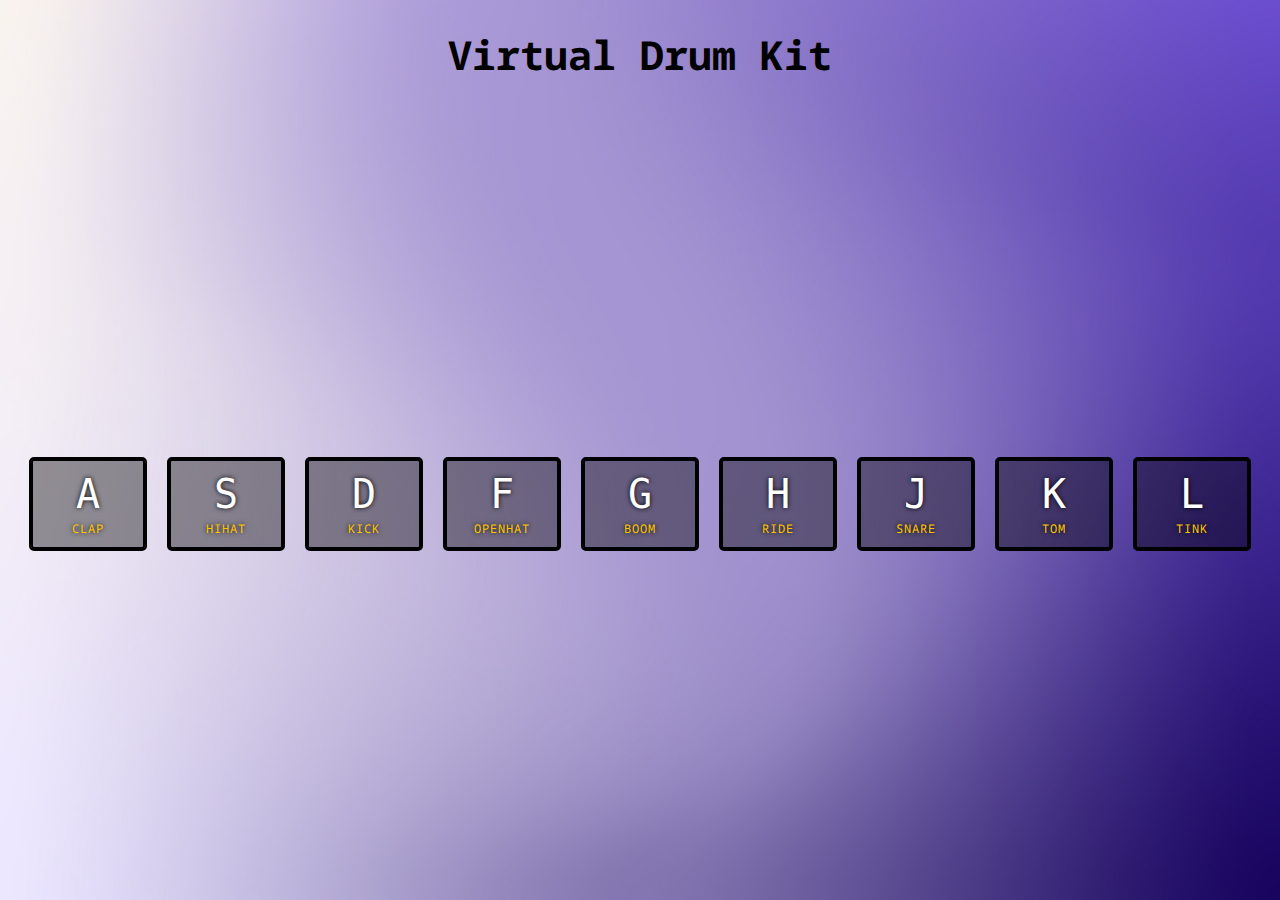
<file: 01 - JavaScript Drum Kit/index.html>
<!DOCTYPE html>
<html lang="en">
  <head>
    <meta charset="UTF-8" />
    <title>JS Drum Kit</title>
    <link rel="stylesheet" href="style.css" />
    <link rel="shortcut icon" href="#" type="image/x-icon" />
  </head>
  <body>
    <h1>Virtual Drum Kit</h1>
    <div class="keys">
      <div data-key="a" class="key">
        <kbd>A</kbd>
        <span class="sound">clap</span>
      </div>
      <div data-key="s" class="key">
        <kbd>S</kbd>
        <span class="sound">hihat</span>
      </div>
      <div data-key="d" class="key">
        <kbd>D</kbd>
        <span class="sound">kick</span>
      </div>
      <div data-key="f" class="key">
        <kbd>F</kbd>
        <span class="sound">openhat</span>
      </div>
      <div data-key="g" class="key">
        <kbd>G</kbd>
        <span class="sound">boom</span>
      </div>
      <div data-key="h" class="key">
        <kbd>H</kbd>
        <span class="sound">ride</span>
      </div>
      <div data-key="j" class="key">
        <kbd>J</kbd>
        <span class="sound">snare</span>
      </div>
      <div data-key="k" class="key">
        <kbd>K</kbd>
        <span class="sound">tom</span>
      </div>
      <div data-key="l" class="key">
        <kbd>L</kbd>
        <span class="sound">tink</span>
      </div>
    </div>

    <audio data-key="a" src="sounds/clap.wav"></audio>
    <audio data-key="s" src="sounds/hihat.wav"></audio>
    <audio data-key="d" src="sounds/kick.wav"></audio>
    <audio data-key="f" src="sounds/openhat.wav"></audio>
    <audio data-key="g" src="sounds/boom.wav"></audio>
    <audio data-key="h" src="sounds/ride.wav"></audio>
    <audio data-key="j" src="sounds/snare.wav"></audio>
    <audio data-key="k" src="sounds/tom.wav"></audio>
    <audio data-key="l" src="sounds/tink.wav"></audio>

    <script src="./app.js"></script>
  </body>
</html>
</file>
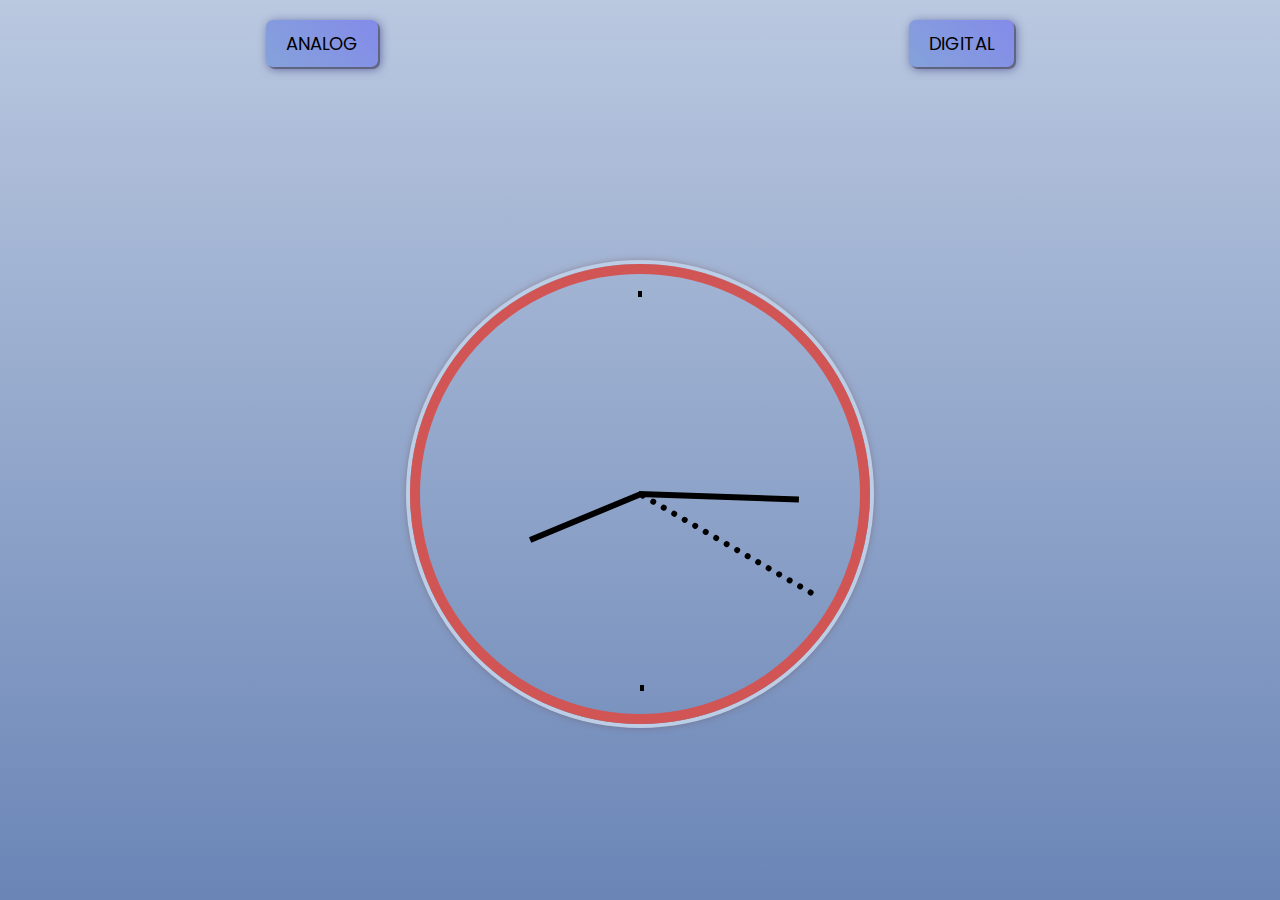
<file: 02 - JS and CSS Clock/index.html>
<!DOCTYPE html>
<html lang="en">
  <head>
    <meta charset="UTF-8" />
    <title>JS + CSS Clock</title>
    <link rel="stylesheet" href="./style.css" />
  </head>
  <body>
    <section class="options">
      <button class="select-analog click">Analog</button>
      <button class="select-digital">Digital</button>
    </section>
      

    <section class="analog">
      <div class="clock">
        <div class="clock-face">
          <div class="point-12"></div>
          <div class="hand hour-hand"></div>
          <div class="hand min-hand"></div>
          <div class="hand second-hand"></div>
          <div class="point-6"></div>
        </div>
      </div>
    </section>

    <section class="digital">
      <!-- implement digital clock here -->
    </section>

    <script src="./app.js"></script>
  </body>
</html>
</file>
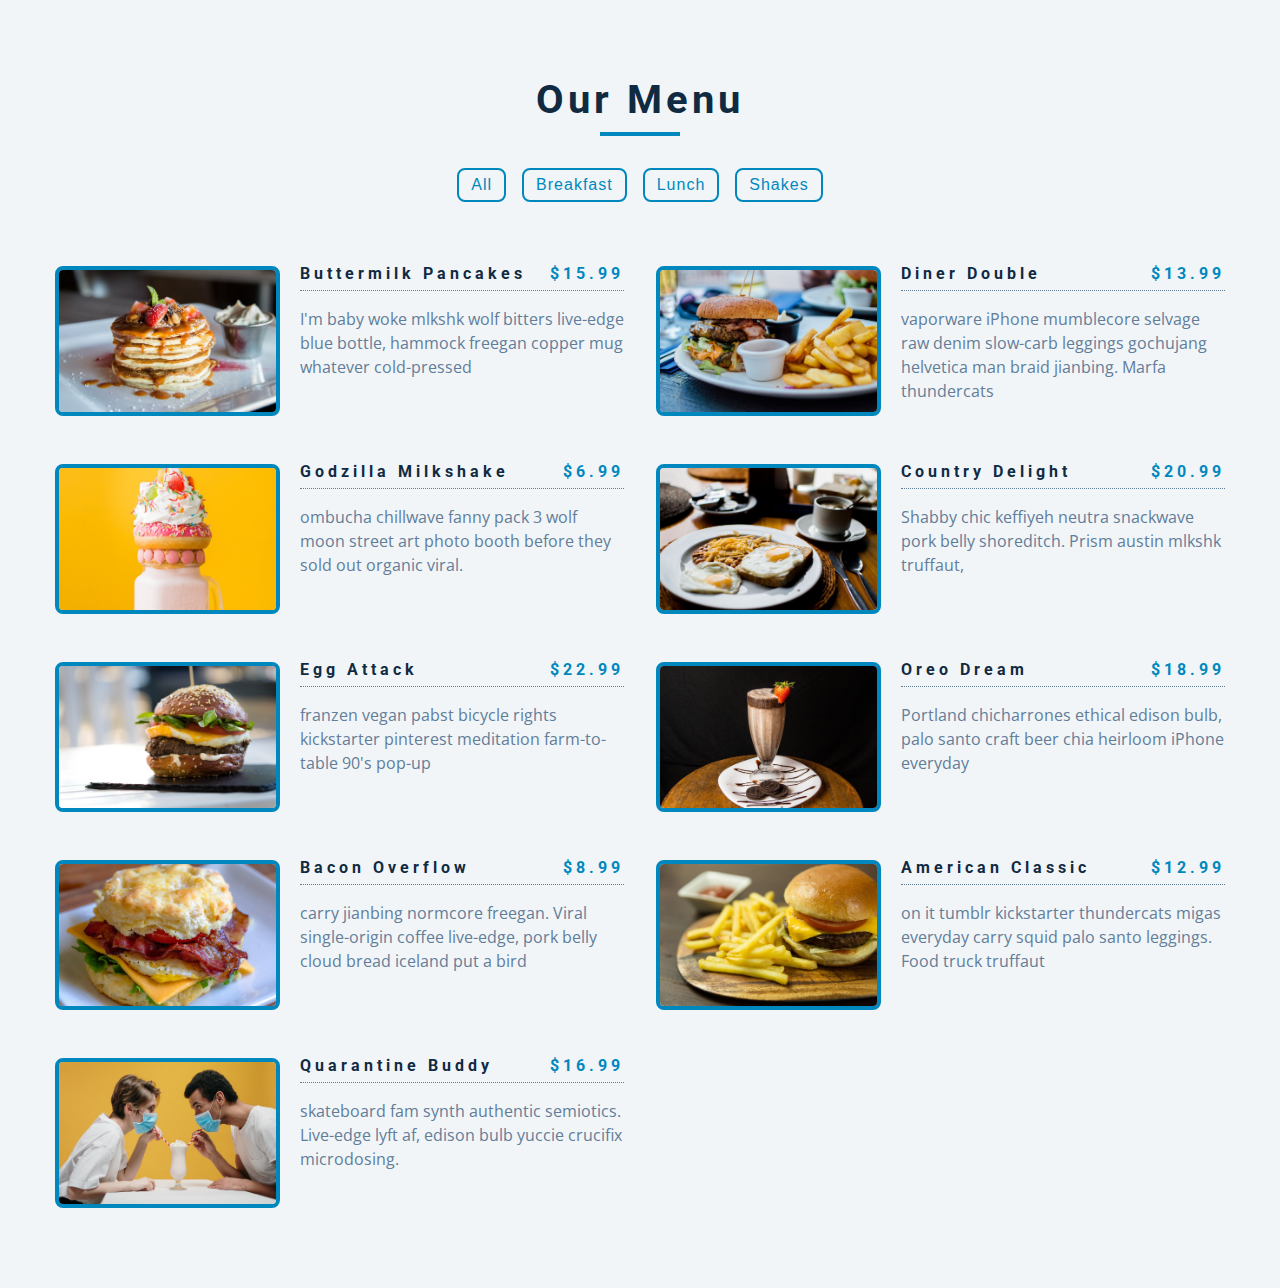
<file: menu-setup/index.html>
<!DOCTYPE html>
<html lang="en">
  <head>
    <meta charset="UTF-8" />
    <meta name="viewport" content="width=device-width, initial-scale=1.0" />
    <title>Starter</title>
    <!-- font-awesome -->
    <link
      rel="stylesheet"
      href="https://cdnjs.cloudflare.com/ajax/libs/font-awesome/5.14.0/css/all.min.css"
    />
    <!-- styles -->
    <link rel="stylesheet" href="styles.css" />
  </head>
  <body>
    <section class="menu">
      <!-- title -->
      <div class="title">
        <h2>our menu</h2>
        <div class="underline"></div>
      </div>

      <!-- filter buttons -->
      <div class="btn-container">
        <!-- <button class="filter-btn" type = "button" data-id="all">all</button> -->
      </div>
      <!-- menu items -->
      <div class="section-center">
        <!-- single item -->

        <!-- end of single item -->
      </div>
    </section>
    <!-- javascript -->
    <script src="app.js"></script>
  </body>
</html>


<!-- 
          <article class="menu-item">
          <img src="./menu-item.jpeg" class = "photo" alt="menu item">
          <div class="item-info">
            <header>
              <h4>buttermilk pancakes</h4>
              <h4 class="price">$15</h4>
            </header>
            <p class="item-text">Lorem ipsum dolor sit amet consectetur adipisicing elit. Fuga praesentium veritatis dolore adipisci corrupti aspernatur similique quae tempora vero accusantium.</p>
          </div>
        </article>
 -->
</file>
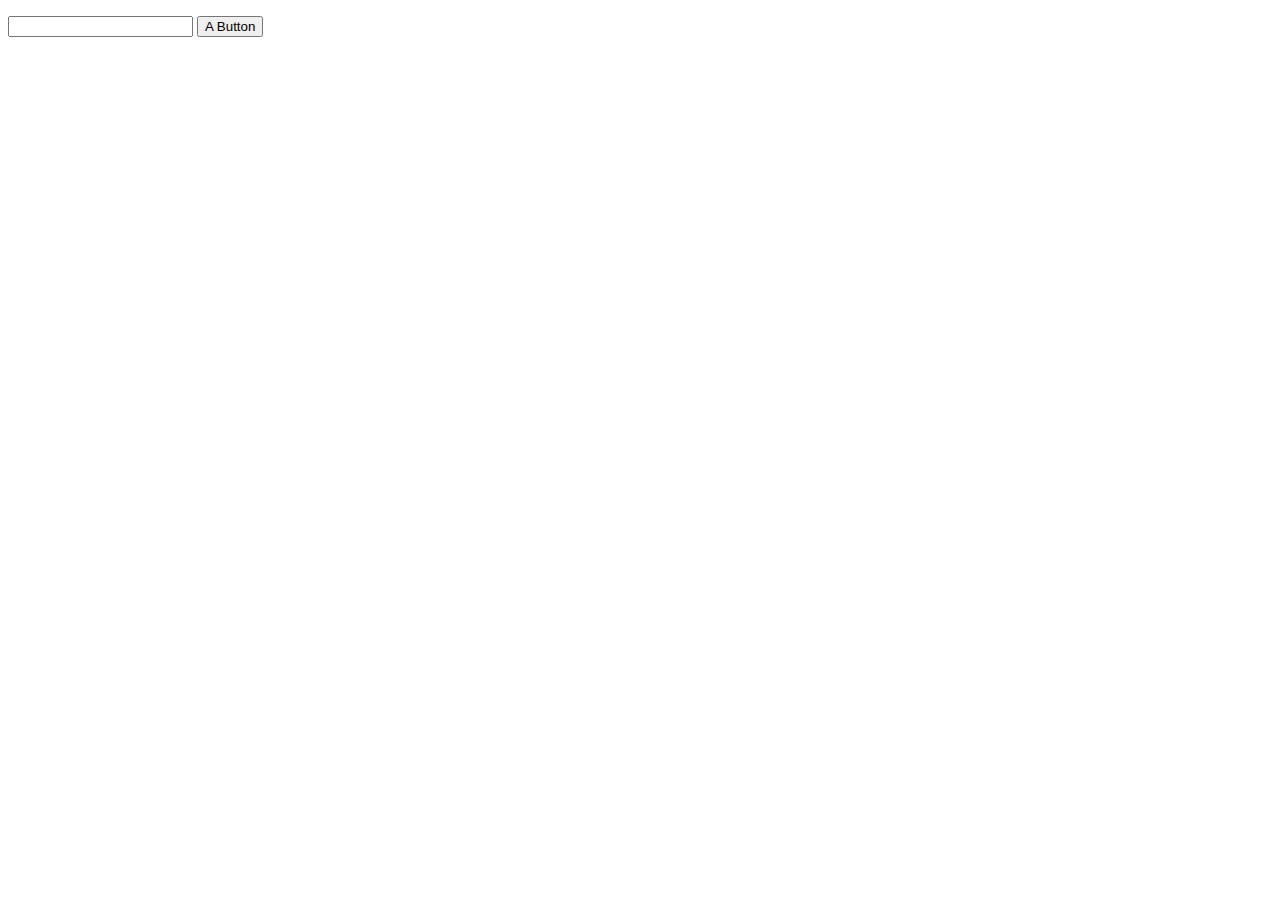
<file: Revise JS/index.html>
<!DOCTYPE html>
<html lang="en">

<head>
    <meta charset="UTF-8">
    <meta name="viewport" content="width=device-width, initial-scale=1.0">
    <title>Revise JS</title>
</head>

<body>
    <p class="data-holder"></p>
    <input type="text" class="text-input">
    <button class="click-btn">A Button</button>
    <script src="./index.js"></script>
</body>

</html>
</file>
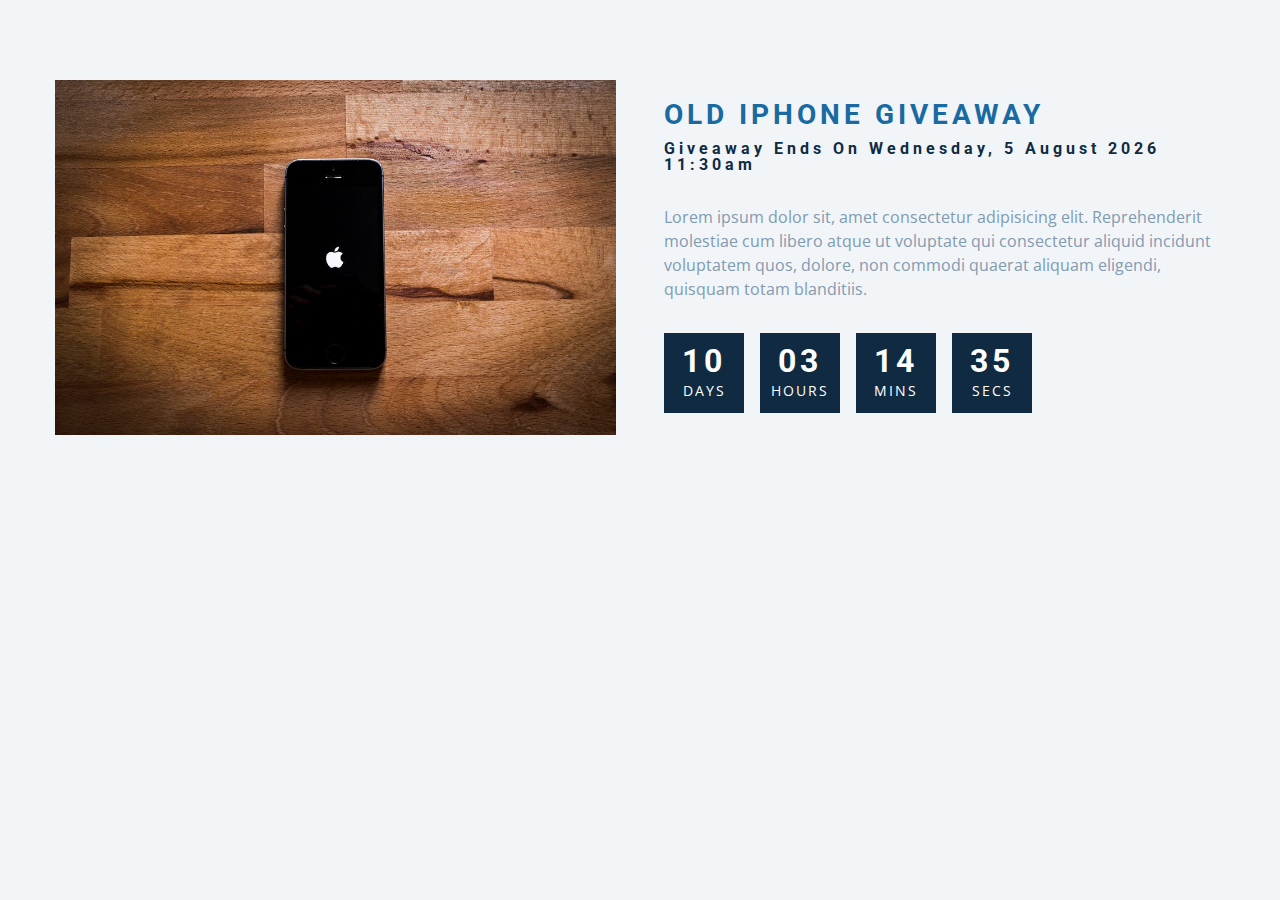
<file: 12-countdown-timer/final/index.html>
<!DOCTYPE html>
<html lang="en">
  <head>
    <meta charset="UTF-8" />
    <meta name="viewport" content="width=device-width, initial-scale=1.0" />
    <title>Countdown</title>

    <!-- styles -->
    <link rel="stylesheet" href="styles.css" />
  </head>
  <body>
    <section class="section-center">
      <!-- image -->
      <article class="gift-img">
        <img src="./gift.jpeg" alt="gift" />
      </article>
      <!-- info -->
      <article class="gift-info">
        <h3>old iphone giveaway</h3>
        <h4 class="giveaway">
          giveaway ends on Sunday, 24 April 2020, 8:00am
        </h4>
        <p>
          Lorem ipsum dolor sit, amet consectetur adipisicing elit.
          Reprehenderit molestiae cum libero atque ut voluptate qui consectetur
          aliquid incidunt voluptatem quos, dolore, non commodi quaerat aliquam
          eligendi, quisquam totam blanditiis.
        </p>
        <div class="deadline">
          <!-- days -->
          <div class="deadline-format">
            <div>
              <h4 class="days">34</h4>
              <span>days</span>
            </div>
          </div>
          <!-- end of days -->
          <!-- days -->
          <div class="deadline-format">
            <div>
              <h4 class="hours">34</h4>
              <span>hours</span>
            </div>
          </div>
          <!-- end of days -->
          <!-- minutes -->
          <div class="deadline-format">
            <div>
              <h4 class="minutes">34</h4>
              <span>mins</span>
            </div>
          </div>
          <!-- end of days -->
          <!-- minutes -->
          <div class="deadline-format">
            <div>
              <h4 class="seconds">34</h4>
              <span>secs</span>
            </div>
          </div>
          <!-- end of days -->
        </div>
      </article>
    </section>
    <!-- javascript -->
    <script src="app.js"></script>
  </body>
</html>
</file>
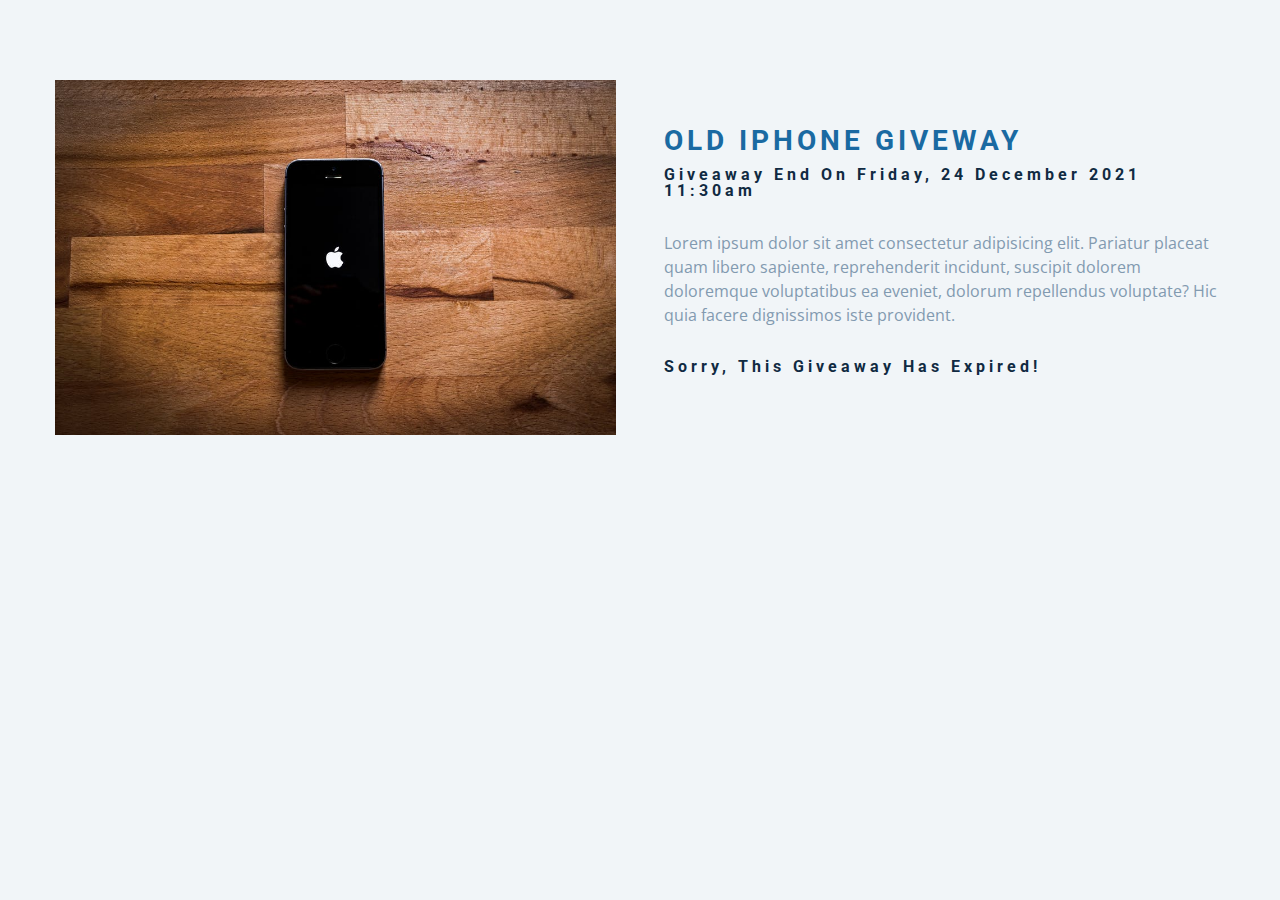
<file: 12-countdown-timer/setup/index.html>
<!DOCTYPE html>
<html lang="en">
  <head>
    <meta charset="UTF-8" />
    <meta name="viewport" content="width=device-width, initial-scale=1.0" />
    <title>Countdown</title>

    <!-- styles -->
    <link rel="stylesheet" href="styles.css" />
  </head>
  <body>
    <section class="section-center">
      <!-- image -->
      <article class="section-gift-img">
        <img src="./gift.jpeg" alt="gift image" />
      </article>
      <!-- info -->
      <article class="gift-info">
        <h3>old iphone giveway</h3>
        <h4 class="giveaway">giveaway ends on Sunday, 24 Novemeber 2021</h4>
        <p>
          Lorem ipsum dolor sit amet consectetur adipisicing elit. Pariatur
          placeat quam libero sapiente, reprehenderit incidunt, suscipit dolorem
          doloremque voluptatibus ea eveniet, dolorum repellendus voluptate? Hic
          quia facere dignissimos iste provident.
        </p>
        <div class="deadline">
          <!-- days -->
          <div class="deadline-format">
            <div>
              <h4 class="days">34</h4>
              <span>days</span>
            </div>
          </div>
          <!-- end of item -->
          <!-- hours -->
          <div class="deadline-format">
            <div>
              <h4 class="hours">34</h4>
              <span>hours</span>
            </div>
          </div>
          <!-- end of item -->
          <!-- mins -->
          <div class="deadline-format">
            <div>
              <h4 class="mins">34</h4>
              <span>mins</span>
            </div>
          </div>
          <!-- end of item -->
          <!-- seconds -->
          <div class="deadline-format">
            <div>
              <h4 class="seconds">34</h4>
              <span>secs</span>
            </div>
          </div>
          <!-- end of item -->
        </div>
      </article>
    </section>
    <!-- javascript -->
    <script src="app.js"></script>
  </body>
</html>
</file>
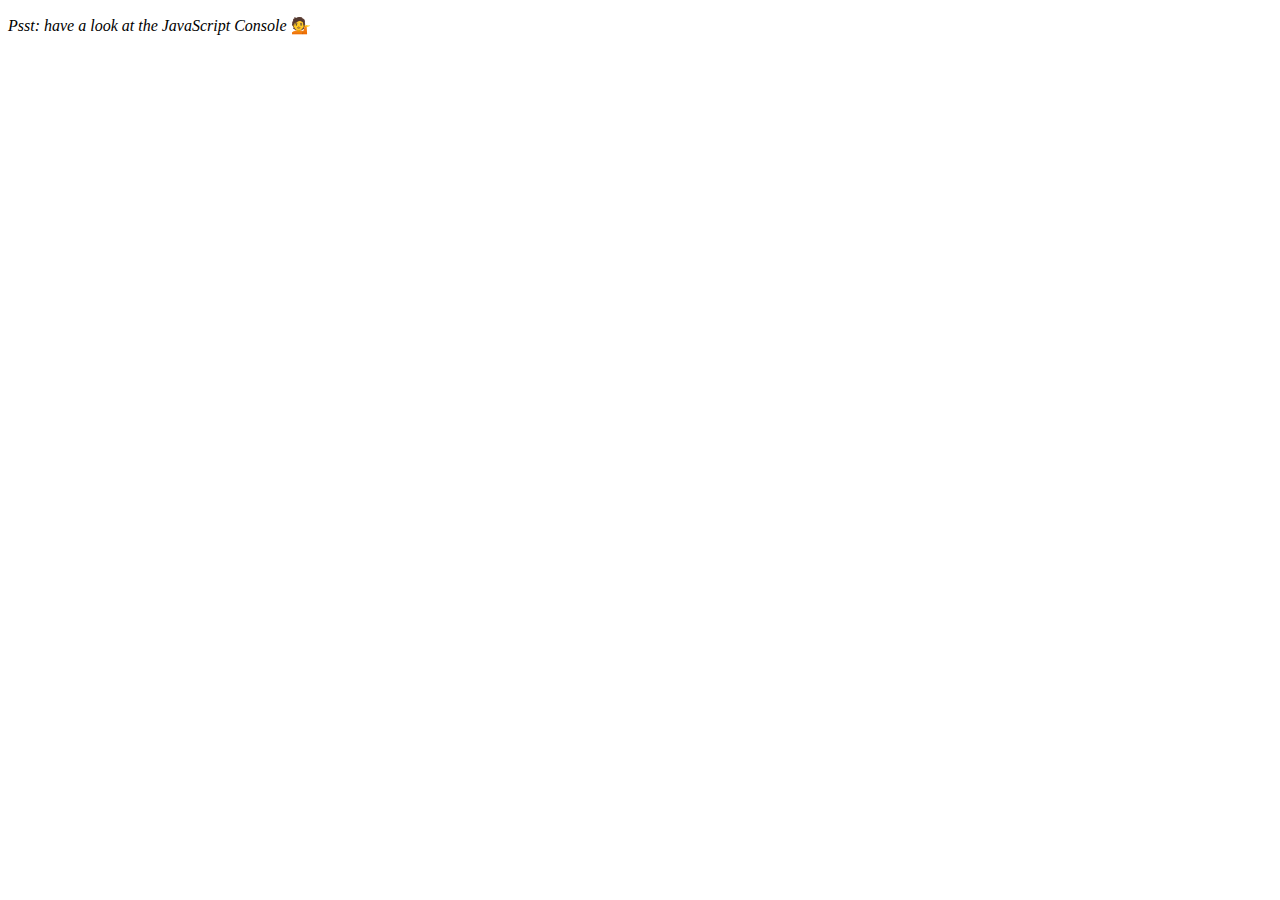
<file: Practice-JavaScript30/04 - Array Cardio Day 1/index-FINISHED.html>
<!DOCTYPE html>
<html lang="en">
<head>
  <meta charset="UTF-8">
  <title>Array Cardio 💪</title>
</head>
<body>
  <p><em>Psst: have a look at the JavaScript Console</em> 💁</p>
  <script>
    // Get your shorts on - this is an array workout!
    // ## Array Cardio Day 1

    // Some data we can work with

    const inventors = [
      { first: 'Albert', last: 'Einstein', year: 1879, passed: 1955 },
      { first: 'Isaac', last: 'Newton', year: 1643, passed: 1727 },
      { first: 'Galileo', last: 'Galilei', year: 1564, passed: 1642 },
      { first: 'Marie', last: 'Curie', year: 1867, passed: 1934 },
      { first: 'Johannes', last: 'Kepler', year: 1571, passed: 1630 },
      { first: 'Nicolaus', last: 'Copernicus', year: 1473, passed: 1543 },
      { first: 'Max', last: 'Planck', year: 1858, passed: 1947 },
      { first: 'Katherine', last: 'Blodgett', year: 1898, passed: 1979 },
      { first: 'Ada', last: 'Lovelace', year: 1815, passed: 1852 },
      { first: 'Sarah E.', last: 'Goode', year: 1855, passed: 1905 },
      { first: 'Lise', last: 'Meitner', year: 1878, passed: 1968 },
      { first: 'Hanna', last: 'Hammarström', year: 1829, passed: 1909 }
    ];

    const people = [
      'Bernhard, Sandra', 'Bethea, Erin', 'Becker, Carl', 'Bentsen, Lloyd', 'Beckett, Samuel', 'Blake, William', 'Berger, Ric', 'Beddoes, Mick', 'Beethoven, Ludwig',
      'Belloc, Hilaire', 'Begin, Menachem', 'Bellow, Saul', 'Benchley, Robert', 'Blair, Robert', 'Benenson, Peter', 'Benjamin, Walter', 'Berlin, Irving',
      'Benn, Tony', 'Benson, Leana', 'Bent, Silas', 'Berle, Milton', 'Berry, Halle', 'Biko, Steve', 'Beck, Glenn', 'Bergman, Ingmar', 'Black, Elk', 'Berio, Luciano',
      'Berne, Eric', 'Berra, Yogi', 'Berry, Wendell', 'Bevan, Aneurin', 'Ben-Gurion, David', 'Bevel, Ken', 'Biden, Joseph', 'Bennington, Chester', 'Bierce, Ambrose',
      'Billings, Josh', 'Birrell, Augustine', 'Blair, Tony', 'Beecher, Henry', 'Biondo, Frank'
    ];
    
    // Array.prototype.filter()
    // 1. Filter the list of inventors for those who were born in the 1500's
    const fifteen = inventors.filter(inventor => (inventor.year >= 1500 && inventor.year < 1600));

    console.table(fifteen);

    // Array.prototype.map()
    // 2. Give us an array of the inventor first and last names
    const fullNames = inventors.map(inventor => `${inventor.first} ${inventor.last}`);
    console.log(fullNames);

    // Array.prototype.sort()
    // 3. Sort the inventors by birthdate, oldest to youngest
    // const ordered = inventors.sort(function(a, b) {
    //   if(a.year > b.year) {
    //     return 1;
    //   } else {
    //     return -1;
    //   }
    // });

    const ordered = inventors.sort((a, b) => a.year > b.year ? 1 : -1);
    console.table(ordered);

    // Array.prototype.reduce()
    // 4. How many years did all the inventors live?
    const totalYears = inventors.reduce((total, inventor) => {
      return total + (inventor.passed - inventor.year);
    }, 0);

    console.log(totalYears);

    // 5. Sort the inventors by years lived
    const oldest = inventors.sort(function(a, b) {
      const lastInventor = a.passed - a.year;
      const nextInventor = b.passed - b.year;
      return lastInventor > nextInventor ? -1 : 1;
    });
    console.table(oldest);

    // 6. create a list of Boulevards in Paris that contain 'de' anywhere in the name
    // https://en.wikipedia.org/wiki/Category:Boulevards_in_Paris

    // const category = document.querySelector('.mw-category');
    // const links = Array.from(category.querySelectorAll('a'));
    // const de = links
    //             .map(link => link.textContent)
    //             .filter(streetName => streetName.includes('de'));

    // 7. sort Exercise
    // Sort the people alphabetically by last name
    const alpha = people.sort((lastOne, nextOne) => {
      const [aLast, aFirst] = lastOne.split(', ');
      const [bLast, bFirst] = nextOne.split(', ');
      return aLast > bLast ? 1 : -1;
    });
    console.log(alpha);

    // 8. Reduce Exercise
    // Sum up the instances of each of these
    const data = ['car', 'car', 'truck', 'truck', 'bike', 'walk', 'car', 'van', 'bike', 'walk', 'car', 'van', 'car', 'truck', 'pogostick'];

    const transportation = data.reduce(function(obj, item) {
      if (!obj[item]) {
        obj[item] = 0;
      }
      obj[item]++;
      return obj;
    }, {});

    console.log(transportation);

  </script>
</body>
</html>
</file>
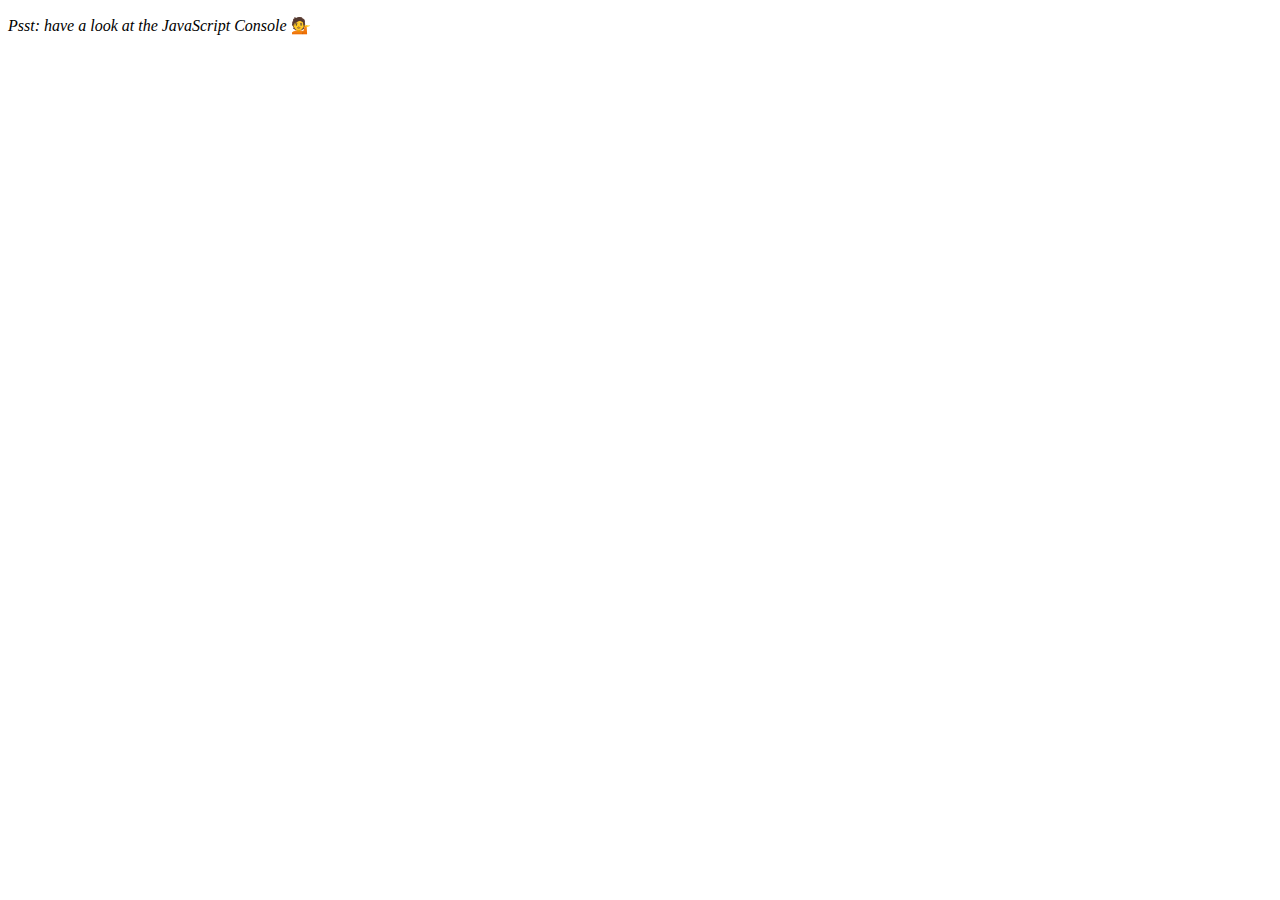
<file: Practice-JavaScript30/04 - Array Cardio Day 1/index-START.html>
<!DOCTYPE html>
<html lang="en">
<head>
  <meta charset="UTF-8">
  <title>Array Cardio 💪</title>
</head>
<body>
  <p><em>Psst: have a look at the JavaScript Console</em> 💁</p>
  <script>
    // Get your shorts on - this is an array workout!
    // ## Array Cardio Day 1

    // Some data we can work with

    const inventors = [
      { first: 'Albert', last: 'Einstein', year: 1879, passed: 1955 },
      { first: 'Isaac', last: 'Newton', year: 1643, passed: 1727 },
      { first: 'Galileo', last: 'Galilei', year: 1564, passed: 1642 },
      { first: 'Marie', last: 'Curie', year: 1867, passed: 1934 },
      { first: 'Johannes', last: 'Kepler', year: 1571, passed: 1630 },
      { first: 'Nicolaus', last: 'Copernicus', year: 1473, passed: 1543 },
      { first: 'Max', last: 'Planck', year: 1858, passed: 1947 },
      { first: 'Katherine', last: 'Blodgett', year: 1898, passed: 1979 },
      { first: 'Ada', last: 'Lovelace', year: 1815, passed: 1852 },
      { first: 'Sarah E.', last: 'Goode', year: 1855, passed: 1905 },
      { first: 'Lise', last: 'Meitner', year: 1878, passed: 1968 },
      { first: 'Hanna', last: 'Hammarström', year: 1829, passed: 1909 }
    ];

    const people = [
      'Bernhard, Sandra', 'Bethea, Erin', 'Becker, Carl', 'Bentsen, Lloyd', 'Beckett, Samuel', 'Blake, William', 'Berger, Ric', 'Beddoes, Mick', 'Beethoven, Ludwig',
      'Belloc, Hilaire', 'Begin, Menachem', 'Bellow, Saul', 'Benchley, Robert', 'Blair, Robert', 'Benenson, Peter', 'Benjamin, Walter', 'Berlin, Irving',
      'Benn, Tony', 'Benson, Leana', 'Bent, Silas', 'Berle, Milton', 'Berry, Halle', 'Biko, Steve', 'Beck, Glenn', 'Bergman, Ingmar', 'Black, Elk', 'Berio, Luciano',
      'Berne, Eric', 'Berra, Yogi', 'Berry, Wendell', 'Bevan, Aneurin', 'Ben-Gurion, David', 'Bevel, Ken', 'Biden, Joseph', 'Bennington, Chester', 'Bierce, Ambrose',
      'Billings, Josh', 'Birrell, Augustine', 'Blair, Tony', 'Beecher, Henry', 'Biondo, Frank'
    ];
    
    // Array.prototype.filter()
    // 1. Filter the list of inventors for those who were born in the 1500's

    // Array.prototype.map()
    // 2. Give us an array of the inventors first and last names

    // Array.prototype.sort()
    // 3. Sort the inventors by birthdate, oldest to youngest

    // Array.prototype.reduce()
    // 4. How many years did all the inventors live all together?

    // 5. Sort the inventors by years lived

    // 6. create a list of Boulevards in Paris that contain 'de' anywhere in the name
    // https://en.wikipedia.org/wiki/Category:Boulevards_in_Paris


    // 7. sort Exercise
    // Sort the people alphabetically by last name

    // 8. Reduce Exercise
    // Sum up the instances of each of these
    const data = ['car', 'car', 'truck', 'truck', 'bike', 'walk', 'car', 'van', 'bike', 'walk', 'car', 'van', 'car', 'truck' ];

  </script>
</body>
</html>
</file>
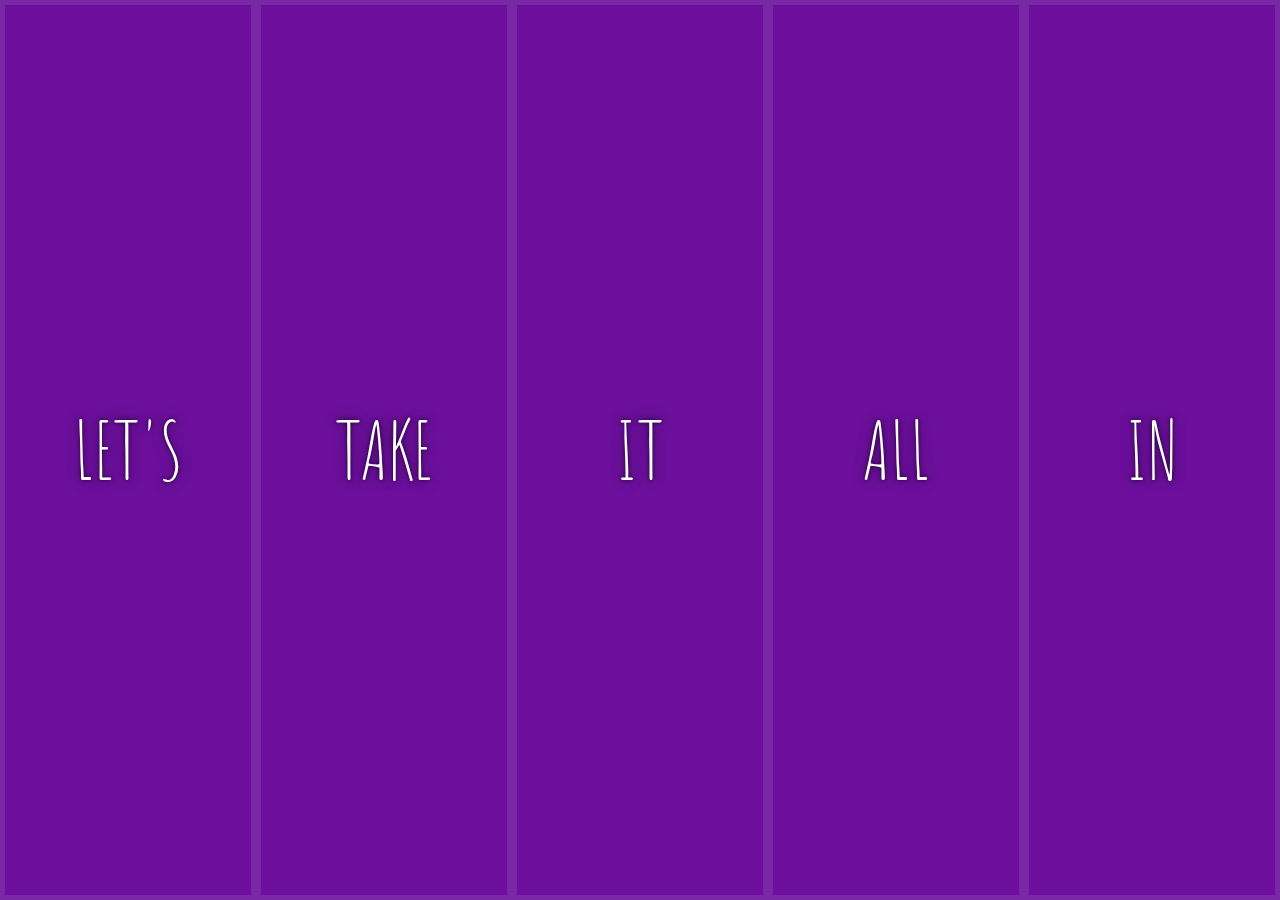
<file: Practice-JavaScript30/05 - Flex Panel Gallery/index-FINISHED.html>
<!DOCTYPE html>
<html lang="en">
<head>
  <meta charset="UTF-8">
  <title>Flex Panels 💪</title>
  <link href='https://fonts.googleapis.com/css?family=Amatic+SC' rel='stylesheet' type='text/css'>
</head>
<body>
  <style>
    html {
      box-sizing: border-box;
      background: #ffc600;
      font-family: 'helvetica neue';
      font-size: 20px;
      font-weight: 200;
    }
    
    body {
      margin: 0;
    }
    
    *, *:before, *:after {
      box-sizing: inherit;
    }

    .panels {
      min-height: 100vh;
      overflow: hidden;
      display: flex;
    }

    .panel {
      background: #6B0F9C;
      box-shadow: inset 0 0 0 5px rgba(255,255,255,0.1);
      color: white;
      text-align: center;
      align-items: center;
      /* Safari transitionend event.propertyName === flex */
      /* Chrome + FF transitionend event.propertyName === flex-grow */
      transition:
        font-size 0.7s cubic-bezier(0.61,-0.19, 0.7,-0.11),
        flex 0.7s cubic-bezier(0.61,-0.19, 0.7,-0.11),
        background 0.2s;
      font-size: 20px;
      background-size: cover;
      background-position: center;
      flex: 1;
      justify-content: center;
      display: flex;
      flex-direction: column;
    }

    .panel1 { background-image:url(https://source.unsplash.com/gYl-UtwNg_I/1500x1500); }
    .panel2 { background-image:url(https://source.unsplash.com/rFKUFzjPYiQ/1500x1500); }
    .panel3 { background-image:url(https://images.unsplash.com/photo-1465188162913-8fb5709d6d57?ixlib=rb-0.3.5&q=80&fm=jpg&crop=faces&cs=tinysrgb&w=1500&h=1500&fit=crop&s=967e8a713a4e395260793fc8c802901d); }
    .panel4 { background-image:url(https://source.unsplash.com/ITjiVXcwVng/1500x1500); }
    .panel5 { background-image:url(https://source.unsplash.com/3MNzGlQM7qs/1500x1500); }

    /* Flex Items */
    .panel > * {
      margin: 0;
      width: 100%;
      transition: transform 0.5s;
      flex: 1 0 auto;
      display: flex;
      justify-content: center;
      align-items: center;
    }

    .panel > *:first-child { transform: translateY(-100%); }
    .panel.open-active > *:first-child { transform: translateY(0); }
    .panel > *:last-child { transform: translateY(100%); }
    .panel.open-active > *:last-child { transform: translateY(0); }

    .panel p {
      text-transform: uppercase;
      font-family: 'Amatic SC', cursive;
      text-shadow: 0 0 4px rgba(0, 0, 0, 0.72), 0 0 14px rgba(0, 0, 0, 0.45);
      font-size: 2em;
    }
    
    .panel p:nth-child(2) {
      font-size: 4em;
    }

    .panel.open {
      flex: 5;
      font-size: 40px;
    }
    
    @media only screen and (max-width: 600px) {
      .panel p {
        font-size: 1em;
      }
    }
  </style>


  <div class="panels">
    <div class="panel panel1">
      <p>Hey</p>
      <p>Let's</p>
      <p>Dance</p>
    </div>
    <div class="panel panel2">
      <p>Give</p>
      <p>Take</p>
      <p>Receive</p>
    </div>
    <div class="panel panel3">
      <p>Experience</p>
      <p>It</p>
      <p>Today</p>
    </div>
    <div class="panel panel4">
      <p>Give</p>
      <p>All</p>
      <p>You can</p>
    </div>
    <div class="panel panel5">
      <p>Life</p>
      <p>In</p>
      <p>Motion</p>
    </div>
  </div>

  <script>
    const panels = document.querySelectorAll('.panel');

    function toggleOpen() {
      console.log('Hello');
      this.classList.toggle('open');
    }

    function toggleActive(e) {
      console.log(e.propertyName);
      if (e.propertyName.includes('flex')) {
        this.classList.toggle('open-active');
      }
    }

    panels.forEach(panel => panel.addEventListener('click', toggleOpen));
    panels.forEach(panel => panel.addEventListener('transitionend', toggleActive));
  </script>

</body>
</html>
</file>
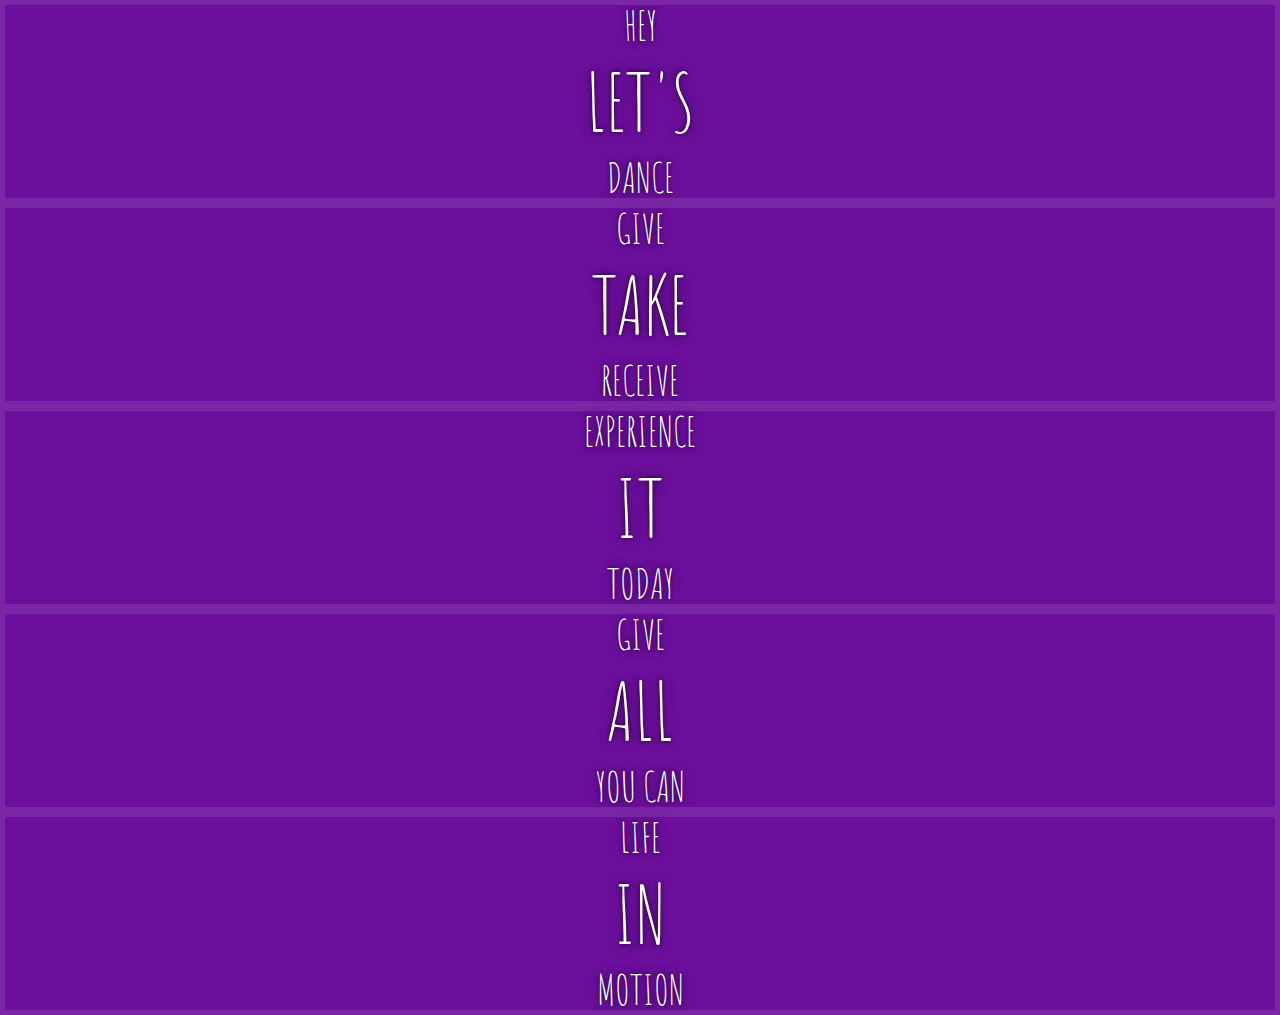
<file: Practice-JavaScript30/05 - Flex Panel Gallery/index-START.html>
<!DOCTYPE html>
<html lang="en">
<head>
  <meta charset="UTF-8">
  <title>Flex Panels 💪</title>
  <link href='https://fonts.googleapis.com/css?family=Amatic+SC' rel='stylesheet' type='text/css'>
</head>
<body>
  <style>
    html {
      box-sizing: border-box;
      background: #ffc600;
      font-family: 'helvetica neue';
      font-size: 20px;
      font-weight: 200;
    }
    
    body {
      margin: 0;
    }
    
    *, *:before, *:after {
      box-sizing: inherit;
    }

    .panels {
      min-height: 100vh;
      overflow: hidden;
    }

    .panel {
      background: #6B0F9C;
      box-shadow: inset 0 0 0 5px rgba(255,255,255,0.1);
      color: white;
      text-align: center;
      align-items: center;
      /* Safari transitionend event.propertyName === flex */
      /* Chrome + FF transitionend event.propertyName === flex-grow */
      transition:
        font-size 0.7s cubic-bezier(0.61,-0.19, 0.7,-0.11),
        flex 0.7s cubic-bezier(0.61,-0.19, 0.7,-0.11),
        background 0.2s;
      font-size: 20px;
      background-size: cover;
      background-position: center;
    }

    .panel1 { background-image:url(https://source.unsplash.com/gYl-UtwNg_I/1500x1500); }
    .panel2 { background-image:url(https://source.unsplash.com/rFKUFzjPYiQ/1500x1500); }
    .panel3 { background-image:url(https://images.unsplash.com/photo-1465188162913-8fb5709d6d57?ixlib=rb-0.3.5&q=80&fm=jpg&crop=faces&cs=tinysrgb&w=1500&h=1500&fit=crop&s=967e8a713a4e395260793fc8c802901d); }
    .panel4 { background-image:url(https://source.unsplash.com/ITjiVXcwVng/1500x1500); }
    .panel5 { background-image:url(https://source.unsplash.com/3MNzGlQM7qs/1500x1500); }

    /* Flex Children */
    .panel > * {
      margin: 0;
      width: 100%;
      transition: transform 0.5s;
    }

    .panel p {
      text-transform: uppercase;
      font-family: 'Amatic SC', cursive;
      text-shadow: 0 0 4px rgba(0, 0, 0, 0.72), 0 0 14px rgba(0, 0, 0, 0.45);
      font-size: 2em;
    }
    
    .panel p:nth-child(2) {
      font-size: 4em;
    }

    .panel.open {
      font-size: 40px;
    }

  </style>


  <div class="panels">
    <div class="panel panel1">
      <p>Hey</p>
      <p>Let's</p>
      <p>Dance</p>
    </div>
    <div class="panel panel2">
      <p>Give</p>
      <p>Take</p>
      <p>Receive</p>
    </div>
    <div class="panel panel3">
      <p>Experience</p>
      <p>It</p>
      <p>Today</p>
    </div>
    <div class="panel panel4">
      <p>Give</p>
      <p>All</p>
      <p>You can</p>
    </div>
    <div class="panel panel5">
      <p>Life</p>
      <p>In</p>
      <p>Motion</p>
    </div>
  </div>

  <script>

  </script>



</body>
</html>
</file>
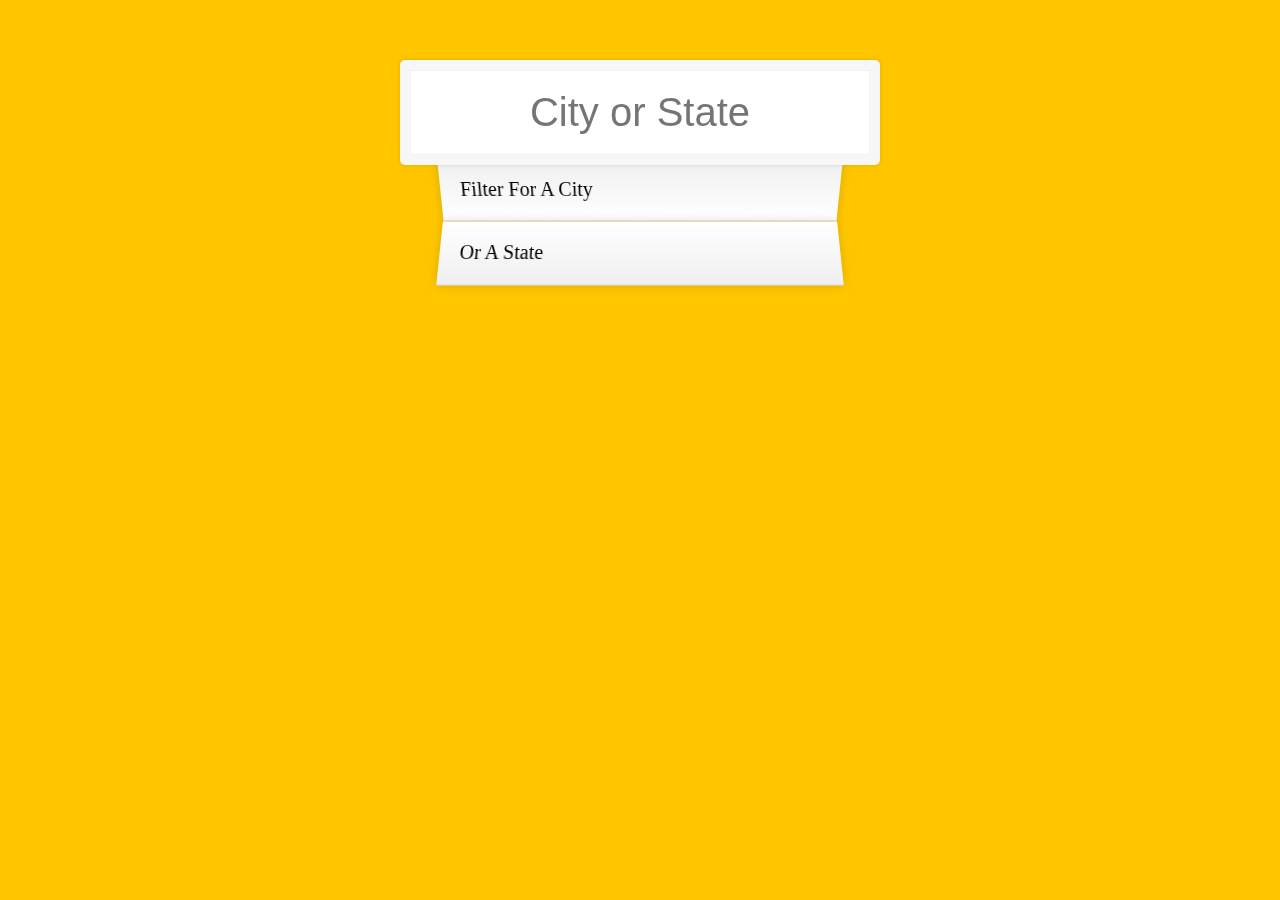
<file: Practice-JavaScript30/06 - Type Ahead/index-FINISHED.html>
<!DOCTYPE html>
<html lang="en">
<head>
  <meta charset="UTF-8">
  <title>Type Ahead 👀</title>
  <link rel="stylesheet" href="style.css">
</head>
<body>

  <form class="search-form">
    <input type="text" class="search" placeholder="City or State">
    <ul class="suggestions">
      <li>Filter for a city</li>
      <li>or a state</li>
    </ul>
  </form>
<script>
const endpoint = 'https://gist.githubusercontent.com/Miserlou/c5cd8364bf9b2420bb29/raw/2bf258763cdddd704f8ffd3ea9a3e81d25e2c6f6/cities.json';

const cities = [];
fetch(endpoint)
  .then(blob => blob.json())
  .then(data => cities.push(...data));

function findMatches(wordToMatch, cities) {
  return cities.filter(place => {
    // here we need to figure out if the city or state matches what was searched
    const regex = new RegExp(wordToMatch, 'gi');
    return place.city.match(regex) || place.state.match(regex)
  });
}

function numberWithCommas(x) {
  return x.toString().replace(/\B(?=(\d{3})+(?!\d))/g, ',');
}

function displayMatches() {
  const matchArray = findMatches(this.value, cities);
  const html = matchArray.map(place => {
    const regex = new RegExp(this.value, 'gi');
    const cityName = place.city.replace(regex, `<span class="hl">${this.value}</span>`);
    const stateName = place.state.replace(regex, `<span class="hl">${this.value}</span>`);
    return `
      <li>
        <span class="name">${cityName}, ${stateName}</span>
        <span class="population">${numberWithCommas(place.population)}</span>
      </li>
    `;
  }).join('');
  suggestions.innerHTML = html;
}

const searchInput = document.querySelector('.search');
const suggestions = document.querySelector('.suggestions');

searchInput.addEventListener('change', displayMatches);
searchInput.addEventListener('keyup', displayMatches);

</script>
  </body>
</html>
</file>
<file: 01 - JavaScript Drum Kit/style.css>
@import url("https://fonts.googleapis.com/css2?family=Noto+Sans+Mono:wght@400;500&display=swap");

html {
  font-size: 10px;
  background: url("./background.jpg") bottom center;
  background-size: cover;
}

body,
html {
  margin: 0;
  padding: 0;
  font-family: "Noto Sans Mono", Arial, sans-serif;
  display: flex;
  flex-flow: column wrap;
  min-height: 100vh;
}

h1 {
  text-align: center;
  font-size: 4rem;
}

.keys {
  display: flex;
  flex: 1;
  align-items: center;
  justify-content: center;
}

.key {
  border: 0.4rem solid black;
  border-radius: 0.5rem;
  margin: 1rem;
  font-size: 1.5rem;
  padding: 1rem 0.5rem;
  transition: all 0.07s ease;
  width: 10rem;
  text-align: center;
  color: white;
  background: rgba(0, 0, 0, 0.4);
  text-shadow: 0 0 0.5rem black;
}

.playing {
  transform: scale(1.1);
  border-color: #ffc600;
  box-shadow: 0 0 1rem #ffc600;
}

kbd {
  display: block;
  font-size: 4rem;
}

.sound {
  font-size: 1.2rem;
  text-transform: uppercase;
  letter-spacing: 0.1rem;
  color: #ffc600;
}

@media screen and (max-width: 1000px) {
  .keys {
    flex-direction: row;
    flex-wrap: wrap;
    width: 80%;
    margin: 0 auto;
  }
  .keys > div {
    flex-basis: 100%;
    flex: 0 1 20%;
  }
}
</file>
<file: 02 - JS and CSS Clock/style.css>
@import url('https://fonts.googleapis.com/css2?family=Poppins:ital,wght@0,300;0,400;1,500&display=swap');

html {
  font-family: "Poppins", sans-serif;
  text-align: center;
  font-size: 10px;
}

body {
  margin: 0;
  font-size: 2rem;
  min-height: 100vh;
  display: flex;
  flex-flow: column wrap;
  align-items: center;
  background-image: linear-gradient(to top, #6a85b6 0%, #bac8e0 100%);
}

section.options {
  display: flex;
  justify-content: space-around;
  width: 100%;
}

button {
  padding: 1rem 2rem;
  margin: 2rem 1rem;
  border: none;
  border-radius: 7px;
  background-image: linear-gradient(45deg, #205ac783, #3541e593);
  font-family: "Poppins", sans-serif;
  font-size: 1.8rem;
  text-transform: uppercase;
  box-shadow: 2px 2px rgba(69, 69, 85, 0.562), 2px 2px 10px rgba(21, 21, 105, 0.562);
}

button:hover {
  background: rgb(203, 220, 255);
}

/* 
button.click {
} */

section.analog {
  display: flex;
  flex: 1;
  align-items: center;
}

.clock {
  z-index: 99;
  width: 40rem;
  height: 40rem;
  border: 10px solid rgb(209, 85, 85);
  border-radius: 50%;
  margin: 50px auto;
  position: relative;
  padding: 2rem;
  box-shadow: 0 0 0 4px rgb(187, 206, 230), 0 0 10px rgb(105, 57, 57);
}

.point-12,
.point-6 {
  margin: 0 auto;
  width: 1%;
  height: 6px;
  background: black;
}

.point-6 {
  position: absolute;
  bottom: 0px;
  left: 50%;
}

.clock-face {
  position: relative;
  width: 100%;
  height: 100%;
  transform: translateY(-3px); /*account for the height of the clock hands*/
}

.hand {
  width: 50%;
  height: 6px;
  background: black;
  position: absolute;
  top: 50%;
  transform-origin: 100%;
}

.min-hand {
  width: 40%;
  left: 39px;
}

.hour-hand {
  width: 30%;
  left: 81px;
}

.second-hand {
  border-top: 6px dotted;
  height: 0px;
  background: transparent;
}
</file>
<file: menu-setup/styles.css>
/*
=============== 
Fonts
===============
*/
@import url("https://fonts.googleapis.com/css?family=Open+Sans|Roboto:400,700&display=swap");

/*
=============== 
Variables
===============
*/

:root {
  /* dark shades of primary color*/
  --clr-primary-1: hsl(205, 86%, 17%);
  --clr-primary-2: hsl(205, 77%, 27%);
  --clr-primary-3: hsl(205, 72%, 37%);
  --clr-primary-4: hsl(205, 63%, 48%);
  /* primary/main color */
  --clr-primary-5: #49a6e9;
  /* lighter shades of primary color */
  --clr-primary-6: hsl(205, 89%, 70%);
  --clr-primary-7: hsl(205, 90%, 76%);
  --clr-primary-8: hsl(205, 86%, 81%);
  --clr-primary-9: hsl(205, 90%, 88%);
  --clr-primary-10: hsl(205, 100%, 96%);
  /* darkest grey - used for headings */
  --clr-grey-1: hsl(209, 61%, 16%);
  --clr-grey-2: hsl(211, 39%, 23%);
  --clr-grey-3: hsl(209, 34%, 30%);
  --clr-grey-4: hsl(209, 28%, 39%);
  /* grey used for paragraphs */
  --clr-grey-5: hsl(210, 22%, 49%);
  --clr-grey-6: hsl(209, 23%, 60%);
  --clr-grey-7: hsl(211, 27%, 70%);
  --clr-grey-8: hsl(210, 31%, 80%);
  --clr-grey-9: hsl(212, 33%, 89%);
  --clr-grey-10: hsl(210, 36%, 96%);
  --clr-white: #fff;
  --clr-red-dark: hsl(360, 67%, 44%);
  --clr-red-light: hsl(360, 71%, 66%);
  --clr-green-dark: hsl(125, 67%, 44%);
  --clr-green-light: hsl(125, 71%, 66%);
  --d-blue: #0088be;
  --clr-black: #222;
  --ff-primary: "Roboto", sans-serif;
  --ff-secondary: "Open Sans", sans-serif;
  --transition: all 0.3s linear;
  --spacing: 0.25rem;
  --radius: 0.5rem;
  --light-shadow: 0 5px 15px rgba(0, 0, 0, 0.1);
  --dark-shadow: 0 5px 15px rgba(0, 0, 0, 0.2);
  --max-width: 1170px;
  --fixed-width: 620px;
}
/*
=============== 
Global Styles
===============
*/

*,
::after,
::before {
  margin: 0;
  padding: 0;
  box-sizing: border-box;
}
body {
  font-family: var(--ff-secondary);
  background: var(--clr-grey-10);
  color: var(--clr-grey-1);
  line-height: 1.5;
  font-size: 0.875rem;
}
ul {
  list-style-type: none;
}
a {
  text-decoration: none;
}
img:not(.logo) {
  width: 100%;
}
img {
  display: block;
}

h1,
h2,
h3,
h4 {
  letter-spacing: var(--spacing);
  text-transform: capitalize;
  line-height: 1.25;
  margin-bottom: 0.75rem;
  font-family: var(--ff-primary);
}
h1 {
  font-size: 3rem;
}
h2 {
  font-size: 2rem;
}
h3 {
  font-size: 1.25rem;
}
h4 {
  font-size: 0.875rem;
}
p {
  margin-bottom: 1.25rem;
  color: var(--clr-grey-5);
}
@media screen and (min-width: 800px) {
  h1 {
    font-size: 4rem;
  }
  h2 {
    font-size: 2.5rem;
  }
  h3 {
    font-size: 1.75rem;
  }
  h4 {
    font-size: 1rem;
  }
  body {
    font-size: 1rem;
  }
  h1,
  h2,
  h3,
  h4 {
    line-height: 1;
  }
}
/*  global classes */

.btn {
  text-transform: uppercase;
  background: transparent;
  color: var(--clr-black);
  padding: 0.375rem 0.75rem;
  letter-spacing: var(--spacing);
  display: inline-block;
  transition: var(--transition);
  font-size: 0.875rem;
  border: 2px solid var(--clr-black);
  cursor: pointer;
  box-shadow: 0 1px 3px rgba(0, 0, 0, 0.2);
  border-radius: var(--radius);
}
.btn:hover {
  color: var(--clr-white);
  background: var(--clr-black);
}
/* section */
.section {
  padding: 5rem 0;
}

main {
  min-height: 100vh;
  display: grid;
  place-items: center;
}
/*
=============== 
Menu
===============
*/

.menu {
  padding: 5rem 0;
}
.title {
  text-align: center;
  margin-bottom: 2rem;
}
.underline {
  width: 5rem;
  height: 0.25rem;
  background: var(--d-blue);
  margin-left: auto;
  margin-right: auto;
}
.btn-container {
  margin-bottom: 4rem;
  display: flex;
  justify-content: center;
}
.filter-btn {
  background: transparent;
  border-color: var(--d-blue);
  font-size: 1rem;
  text-transform: capitalize;
  margin: 0 0.5rem;
  letter-spacing: 1px;
  border: 2px solid;
  border-radius: var(--radius);
  padding: 0.375rem 0.75rem;
  color: var(--d-blue);
  cursor: pointer;
  transition: var(--transition);
}
.filter-btn:hover {
  background: var(--d-blue);
  color: var(--clr-white);
}
.section-center {
  width: 90vw;
  margin: 0 auto;
  max-width: 1170px;
  display: grid;
  gap: 3rem 2rem;
  justify-items: center;
}
.menu-item {
  display: grid;
  gap: 1rem 2rem;
  max-width: 25rem;
}
.photo {
  object-fit: cover;
  height: 200px;
  border: 0.25rem solid var(--d-blue);
  border-radius: var(--radius);
}
.item-info header {
  display: flex;
  justify-content: space-between;
  border-bottom: 0.5px dotted var(--clr-grey-5);
}
.item-info h4 {
  margin-bottom: 0.5rem;
}
.price {
  color: var(--d-blue);
}
.item-text {
  margin-bottom: 0;
  padding-top: 1rem;
}

@media screen and (min-width: 768px) {
  .menu-item {
    grid-template-columns: 225px 1fr;
    gap: 0 1.25rem;
    max-width: 40rem;
  }
  .photo {
    height: 175px;
  }
}
@media screen and (min-width: 1200px) {
  .section-center {
    width: 95vw;
    grid-template-columns: 1fr 1fr;
  }
  .photo {
    height: 150px;
  }
}
</file>
<file: 12-countdown-timer/final/styles.css>
/*
=============== 
Fonts
===============
*/
@import url("https://fonts.googleapis.com/css?family=Open+Sans|Roboto:400,700&display=swap");

/*
=============== 
Variables
===============
*/

:root {
  /* dark shades of primary color*/
  --clr-primary-1: hsl(205, 86%, 17%);
  --clr-primary-2: hsl(205, 77%, 27%);
  --clr-primary-3: hsl(205, 72%, 37%);
  --clr-primary-4: hsl(205, 63%, 48%);
  /* primary/main color */
  --clr-primary-5: #49a6e9;
  /* lighter shades of primary color */
  --clr-primary-6: hsl(205, 89%, 70%);
  --clr-primary-7: hsl(205, 90%, 76%);
  --clr-primary-8: hsl(205, 86%, 81%);
  --clr-primary-9: hsl(205, 90%, 88%);
  --clr-primary-10: hsl(205, 100%, 96%);
  /* darkest grey - used for headings */
  --clr-grey-1: hsl(209, 61%, 16%);
  --clr-grey-2: hsl(211, 39%, 23%);
  --clr-grey-3: hsl(209, 34%, 30%);
  --clr-grey-4: hsl(209, 28%, 39%);
  /* grey used for paragraphs */
  --clr-grey-5: hsl(210, 22%, 49%);
  --clr-grey-6: hsl(209, 23%, 60%);
  --clr-grey-7: hsl(211, 27%, 70%);
  --clr-grey-8: hsl(210, 31%, 80%);
  --clr-grey-9: hsl(212, 33%, 89%);
  --clr-grey-10: hsl(210, 36%, 96%);
  --clr-white: #fff;
  --clr-red-dark: hsl(360, 67%, 44%);
  --clr-red-light: hsl(360, 71%, 66%);
  --clr-green-dark: hsl(125, 67%, 44%);
  --clr-green-light: hsl(125, 71%, 66%);
  --clr-black: #222;
  --clr-gold: #c59d5f;
  --ff-primary: "Roboto", sans-serif;
  --ff-secondary: "Open Sans", sans-serif;
  --transition: all 0.3s linear;
  --spacing: 0.25rem;
  --radius: 0.5rem;
  --light-shadow: 0 5px 15px rgba(0, 0, 0, 0.1);
  --dark-shadow: 0 5px 15px rgba(0, 0, 0, 0.2);
  --max-width: 1170px;
  --fixed-width: 620px;
}
/*
=============== 
Global Styles
===============
*/

*,
::after,
::before {
  margin: 0;
  padding: 0;
  box-sizing: border-box;
}
body {
  font-family: var(--ff-secondary);
  background: var(--clr-grey-10);
  color: var(--clr-grey-1);
  line-height: 1.5;
  font-size: 0.875rem;
}
ul {
  list-style-type: none;
}
a {
  text-decoration: none;
}
img:not(.logo) {
  width: 100%;
}
img {
  display: block;
}

h1,
h2,
h3,
h4 {
  letter-spacing: var(--spacing);
  text-transform: capitalize;
  line-height: 1.25;
  margin-bottom: 0.75rem;
  font-family: var(--ff-primary);
}
h1 {
  font-size: 3rem;
}
h2 {
  font-size: 2rem;
}
h3 {
  font-size: 1.25rem;
}
h4 {
  font-size: 0.875rem;
}
p {
  margin-bottom: 1.25rem;
  color: var(--clr-grey-5);
}
@media screen and (min-width: 800px) {
  h1 {
    font-size: 4rem;
  }
  h2 {
    font-size: 2.5rem;
  }
  h3 {
    font-size: 1.75rem;
  }
  h4 {
    font-size: 1rem;
  }
  body {
    font-size: 1rem;
  }
  h1,
  h2,
  h3,
  h4 {
    line-height: 1;
  }
}
/*  global classes */

.btn {
  text-transform: uppercase;
  background: transparent;
  color: var(--clr-black);
  padding: 0.375rem 0.75rem;
  letter-spacing: var(--spacing);
  display: inline-block;
  transition: var(--transition);
  font-size: 0.875rem;
  border: 2px solid var(--clr-black);
  cursor: pointer;
  box-shadow: 0 1px 3px rgba(0, 0, 0, 0.2);
  border-radius: var(--radius);
}
.btn:hover {
  color: var(--clr-white);
  background: var(--clr-black);
}
/* section */
.section {
  padding: 5rem 0;
}

.section-center {
  width: 90vw;
  margin: 5rem auto;
  max-width: 1170px;
}

main {
  min-height: 100vh;
  display: grid;
  place-items: center;
}
/*
=============== 
Countdown Timer
===============
*/
.gift-img {
  margin-bottom: 2rem;
}
.gift-info h3 {
  text-transform: uppercase;
  color: var(--clr-primary-3);
}
.gift-info p {
  color: var(--clr-grey-6);
}
.date {
  color: var(--clr-grey-5);
  font-size: 0.85rem;
}
@media screen and (min-width: 992px) {
  .section-center {
    display: grid;
    grid-template-columns: 1fr 1fr;
    place-items: center;
    gap: 3rem;
    width: 95vw;
  }
  .gift-img {
    margin-bottom: 0;
  }
}
.gift-info p {
  margin: 2rem 0;
}
.deadline {
  display: flex;
}
.deadline-format {
  background: var(--clr-grey-1);
  color: var(--clr-white);
  margin-right: 1rem;
  width: 5rem;
  height: 5rem;
  display: grid;
  place-items: center;
  text-align: center;
}
.deadline-format span {
  display: block;
  text-transform: uppercase;
  letter-spacing: 2px;
  font-size: 0.85rem;
}
.deadline h4:not(.expired) {
  font-size: 2rem;
  margin-bottom: 0.25rem;
  letter-spacing: var(--spacing);
}
</file>
<file: 12-countdown-timer/setup/styles.css>
/*
=============== 
Fonts
===============
*/
@import url("https://fonts.googleapis.com/css?family=Open+Sans|Roboto:400,700&display=swap");

/*
=============== 
Variables
===============
*/

:root {
  /* dark shades of primary color*/
  --clr-primary-1: hsl(205, 86%, 17%);
  --clr-primary-2: hsl(205, 77%, 27%);
  --clr-primary-3: hsl(205, 72%, 37%);
  --clr-primary-4: hsl(205, 63%, 48%);
  /* primary/main color */
  --clr-primary-5: #49a6e9;
  /* lighter shades of primary color */
  --clr-primary-6: hsl(205, 89%, 70%);
  --clr-primary-7: hsl(205, 90%, 76%);
  --clr-primary-8: hsl(205, 86%, 81%);
  --clr-primary-9: hsl(205, 90%, 88%);
  --clr-primary-10: hsl(205, 100%, 96%);
  /* darkest grey - used for headings */
  --clr-grey-1: hsl(209, 61%, 16%);
  --clr-grey-2: hsl(211, 39%, 23%);
  --clr-grey-3: hsl(209, 34%, 30%);
  --clr-grey-4: hsl(209, 28%, 39%);
  /* grey used for paragraphs */
  --clr-grey-5: hsl(210, 22%, 49%);
  --clr-grey-6: hsl(209, 23%, 60%);
  --clr-grey-7: hsl(211, 27%, 70%);
  --clr-grey-8: hsl(210, 31%, 80%);
  --clr-grey-9: hsl(212, 33%, 89%);
  --clr-grey-10: hsl(210, 36%, 96%);
  --clr-white: #fff;
  --clr-red-dark: hsl(360, 67%, 44%);
  --clr-red-light: hsl(360, 71%, 66%);
  --clr-green-dark: hsl(125, 67%, 44%);
  --clr-green-light: hsl(125, 71%, 66%);
  --clr-black: #222;
  --clr-gold: #c59d5f;
  --ff-primary: "Roboto", sans-serif;
  --ff-secondary: "Open Sans", sans-serif;
  --transition: all 0.3s linear;
  --spacing: 0.25rem;
  --radius: 0.5rem;
  --light-shadow: 0 5px 15px rgba(0, 0, 0, 0.1);
  --dark-shadow: 0 5px 15px rgba(0, 0, 0, 0.2);
  --max-width: 1170px;
  --fixed-width: 620px;
}
/*
=============== 
Global Styles
===============
*/

*,
::after,
::before {
  margin: 0;
  padding: 0;
  box-sizing: border-box;
}
body {
  font-family: var(--ff-secondary);
  background: var(--clr-grey-10);
  color: var(--clr-grey-1);
  line-height: 1.5;
  font-size: 0.875rem;
}
ul {
  list-style-type: none;
}
a {
  text-decoration: none;
}
img:not(.logo) {
  width: 100%;
}
img {
  display: block;
}

h1,
h2,
h3,
h4 {
  letter-spacing: var(--spacing);
  text-transform: capitalize;
  line-height: 1.25;
  margin-bottom: 0.75rem;
  font-family: var(--ff-primary);
}
h1 {
  font-size: 3rem;
}
h2 {
  font-size: 2rem;
}
h3 {
  font-size: 1.25rem;
}
h4 {
  font-size: 0.875rem;
}
p {
  margin-bottom: 1.25rem;
  color: var(--clr-grey-5);
}
@media screen and (min-width: 800px) {
  h1 {
    font-size: 4rem;
  }
  h2 {
    font-size: 2.5rem;
  }
  h3 {
    font-size: 1.75rem;
  }
  h4 {
    font-size: 1rem;
  }
  body {
    font-size: 1rem;
  }
  h1,
  h2,
  h3,
  h4 {
    line-height: 1;
  }
}
/*  global classes */

.btn {
  text-transform: uppercase;
  background: transparent;
  color: var(--clr-black);
  padding: 0.375rem 0.75rem;
  letter-spacing: var(--spacing);
  display: inline-block;
  transition: var(--transition);
  font-size: 0.875rem;
  border: 2px solid var(--clr-black);
  cursor: pointer;
  box-shadow: 0 1px 3px rgba(0, 0, 0, 0.2);
  border-radius: var(--radius);
}
.btn:hover {
  color: var(--clr-white);
  background: var(--clr-black);
}
/* section */
.section {
  padding: 5rem 0;
}

.section-center {
  width: 90vw;
  margin: 5rem auto;
  max-width: 1170px;
}

main {
  min-height: 100vh;
  display: grid;
  place-items: center;
}
/*
=============== 
Countdown Timer
===============
*/
.gift-img {
  margin-bottom: 2rem;
}
.gift-info h3 {
  text-transform: uppercase;
  color: var(--clr-primary-3);
}
.gift-info p {
  color: var(--clr-grey-6);
}
.date {
  color: var(--clr-grey-5);
  font-size: 0.85rem;
}
@media screen and (min-width: 992px) {
  .section-center {
    display: grid;
    grid-template-columns: 1fr 1fr;
    place-items: center;
    gap: 3rem;
    width: 95vw;
  }
  .gift-img {
    margin-bottom: 0;
  }
}
.gift-info p {
  margin: 2rem 0;
}
.deadline {
  display: flex;
}
.deadline-format {
  background: var(--clr-grey-1);
  color: var(--clr-white);
  margin-right: 1rem;
  width: 5rem;
  height: 5rem;
  display: grid;
  place-items: center;
  text-align: center;
}
.deadline-format span {
  display: block;
  text-transform: uppercase;
  letter-spacing: 2px;
  font-size: 0.85rem;
}
.deadline h4:not(.expired) {
  font-size: 2rem;
  margin-bottom: 0.25rem;
  letter-spacing: var(--spacing);
}
</file>
<file: Practice-JavaScript30/06 - Type Ahead/style.css>
html {
  box-sizing: border-box;
  background: #ffc600;
  font-family: 'helvetica neue';
  font-size: 20px;
  font-weight: 200;
}

*, *:before, *:after {
  box-sizing: inherit;
}

input {
  width: 100%;
  padding: 20px;
}

.search-form {
  max-width: 400px;
  margin: 50px auto;
}

input.search {
  margin: 0;
  text-align: center;
  outline: 0;
  border: 10px solid #F7F7F7;
  width: 120%;
  left: -10%;
  position: relative;
  top: 10px;
  z-index: 2;
  border-radius: 5px;
  font-size: 40px;
  box-shadow: 0 0 5px rgba(0, 0, 0, 0.12), inset 0 0 2px rgba(0, 0, 0, 0.19);
}

.suggestions {
  margin: 0;
  padding: 0;
  position: relative;
  /*perspective: 20px;*/
}

.suggestions li {
  background: white;
  list-style: none;
  border-bottom: 1px solid #D8D8D8;
  box-shadow: 0 0 10px rgba(0, 0, 0, 0.14);
  margin: 0;
  padding: 20px;
  transition: background 0.2s;
  display: flex;
  justify-content: space-between;
  text-transform: capitalize;
}

.suggestions li:nth-child(even) {
  transform: perspective(100px) rotateX(3deg) translateY(2px) scale(1.001);
  background: linear-gradient(to bottom,  #ffffff 0%,#EFEFEF 100%);
}

.suggestions li:nth-child(odd) {
  transform: perspective(100px) rotateX(-3deg) translateY(3px);
  background: linear-gradient(to top,  #ffffff 0%,#EFEFEF 100%);
}

span.population {
  font-size: 15px;
}

.hl {
  background: #ffc600;
}
</file>
